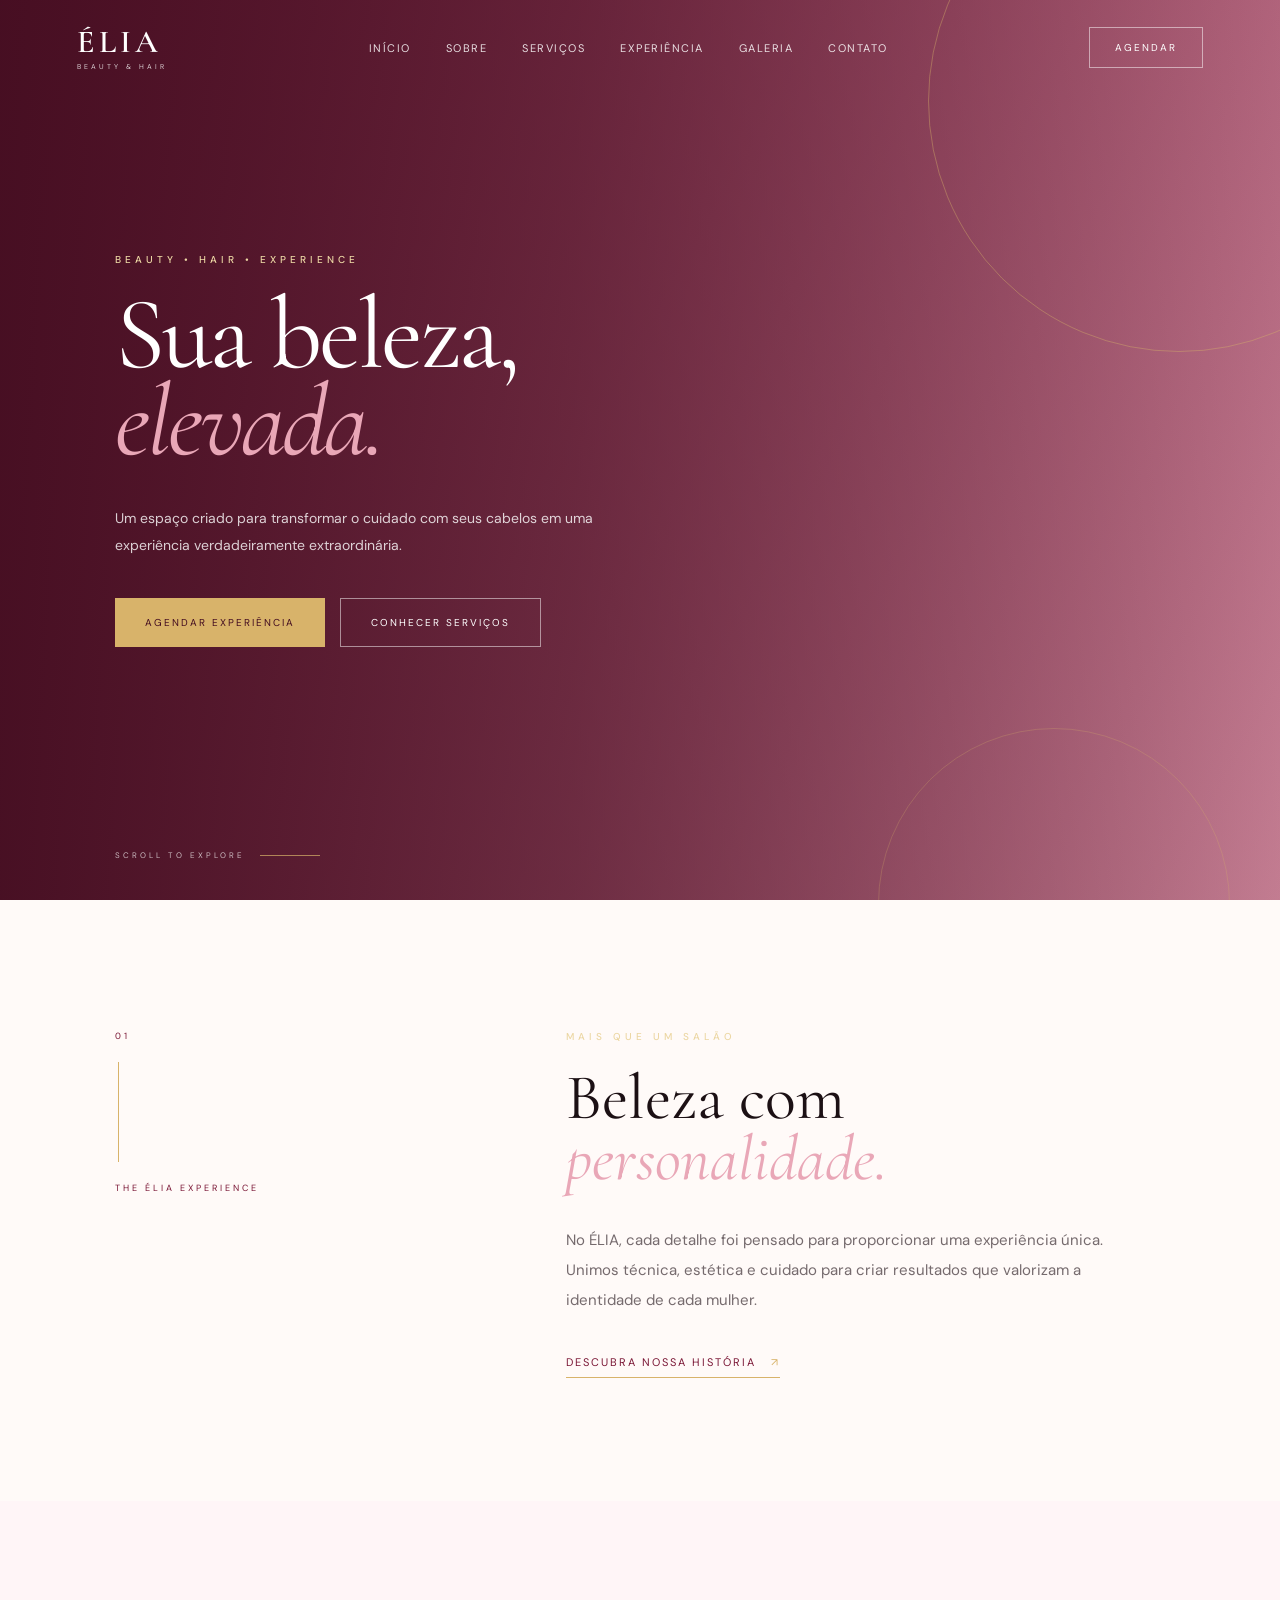
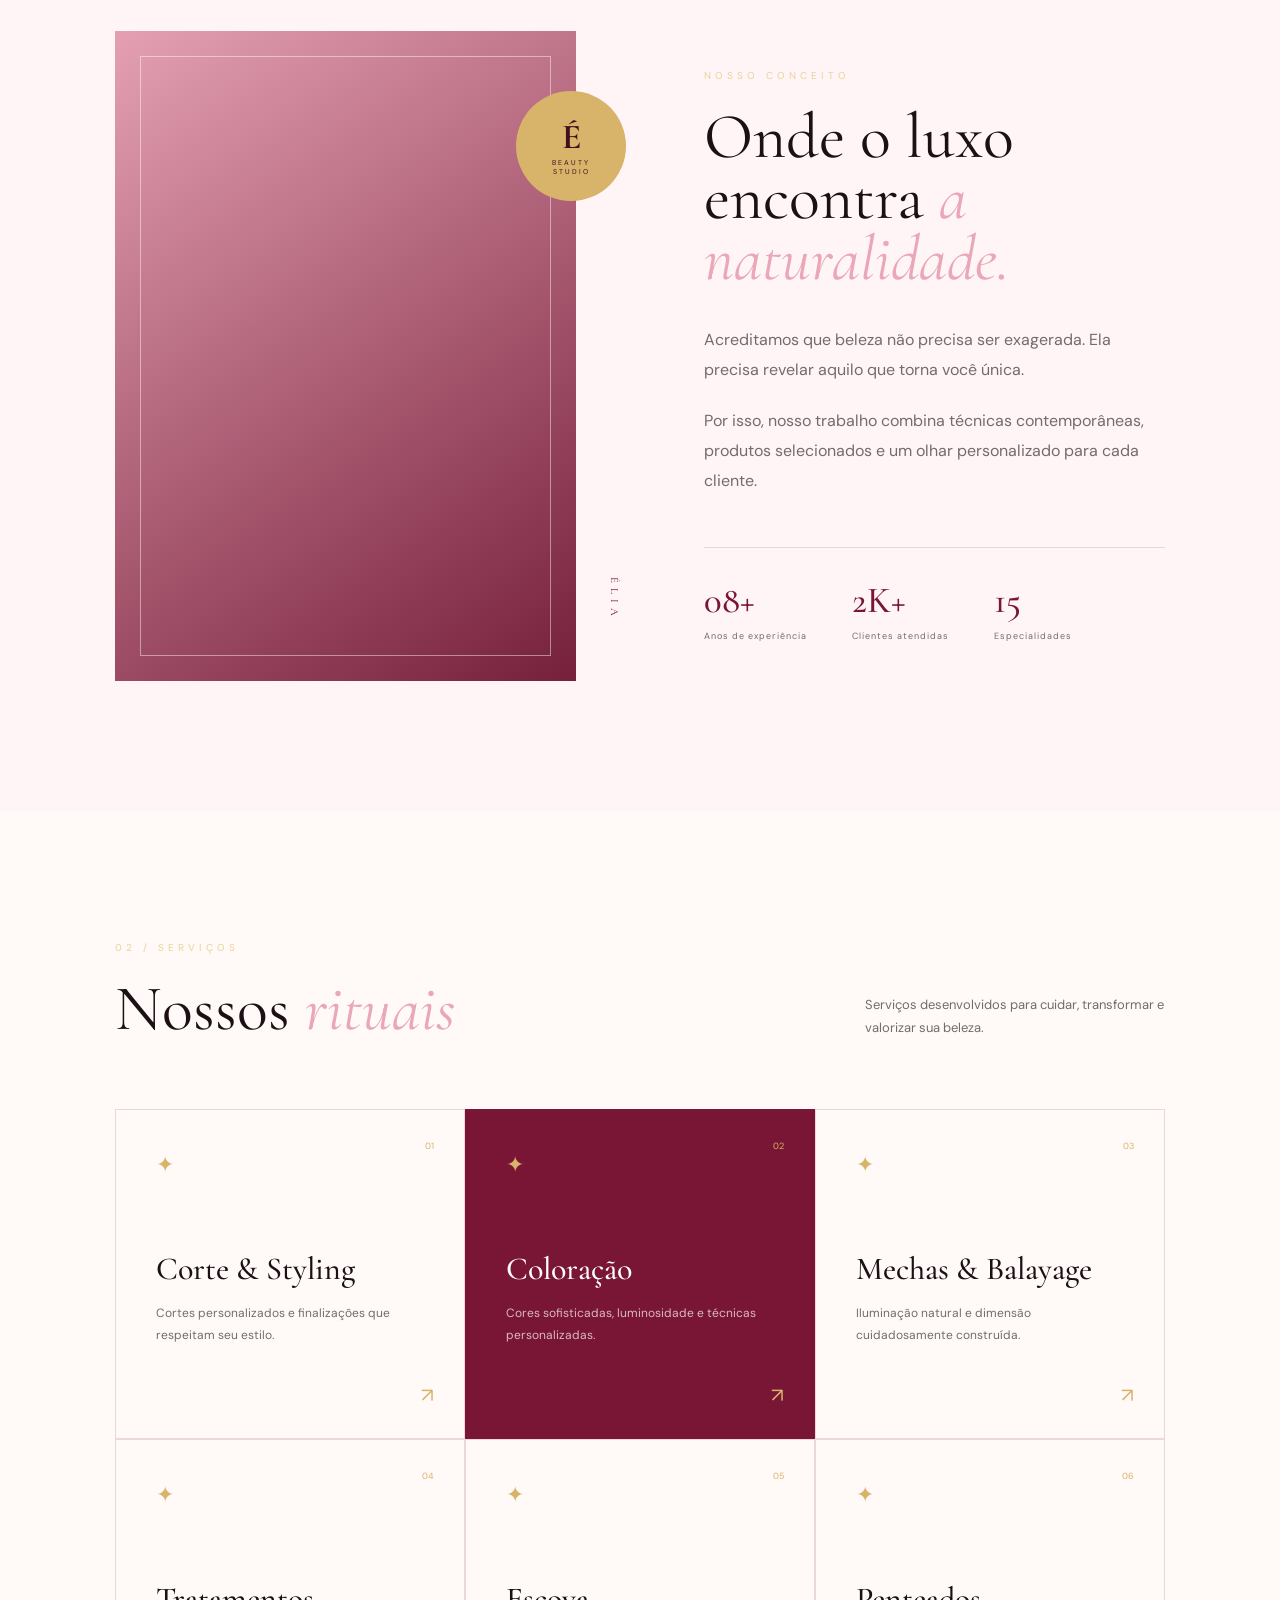
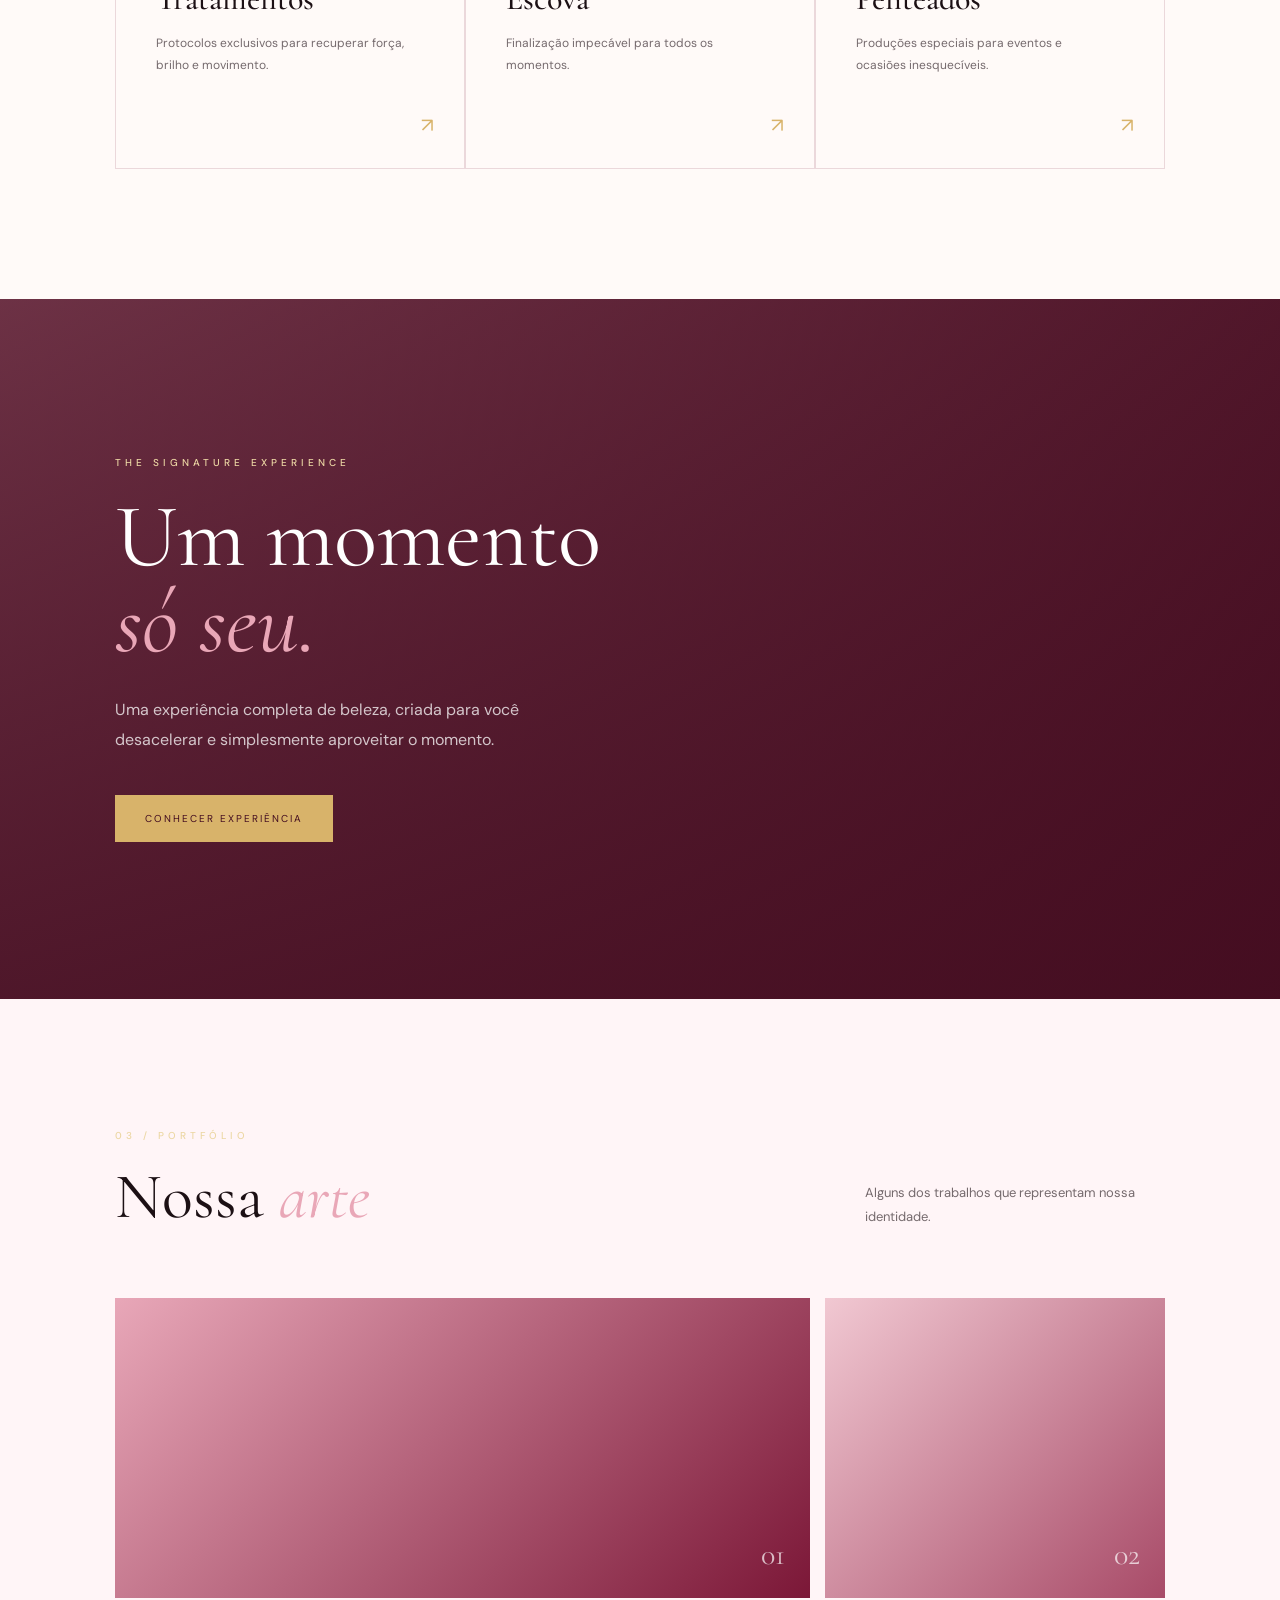
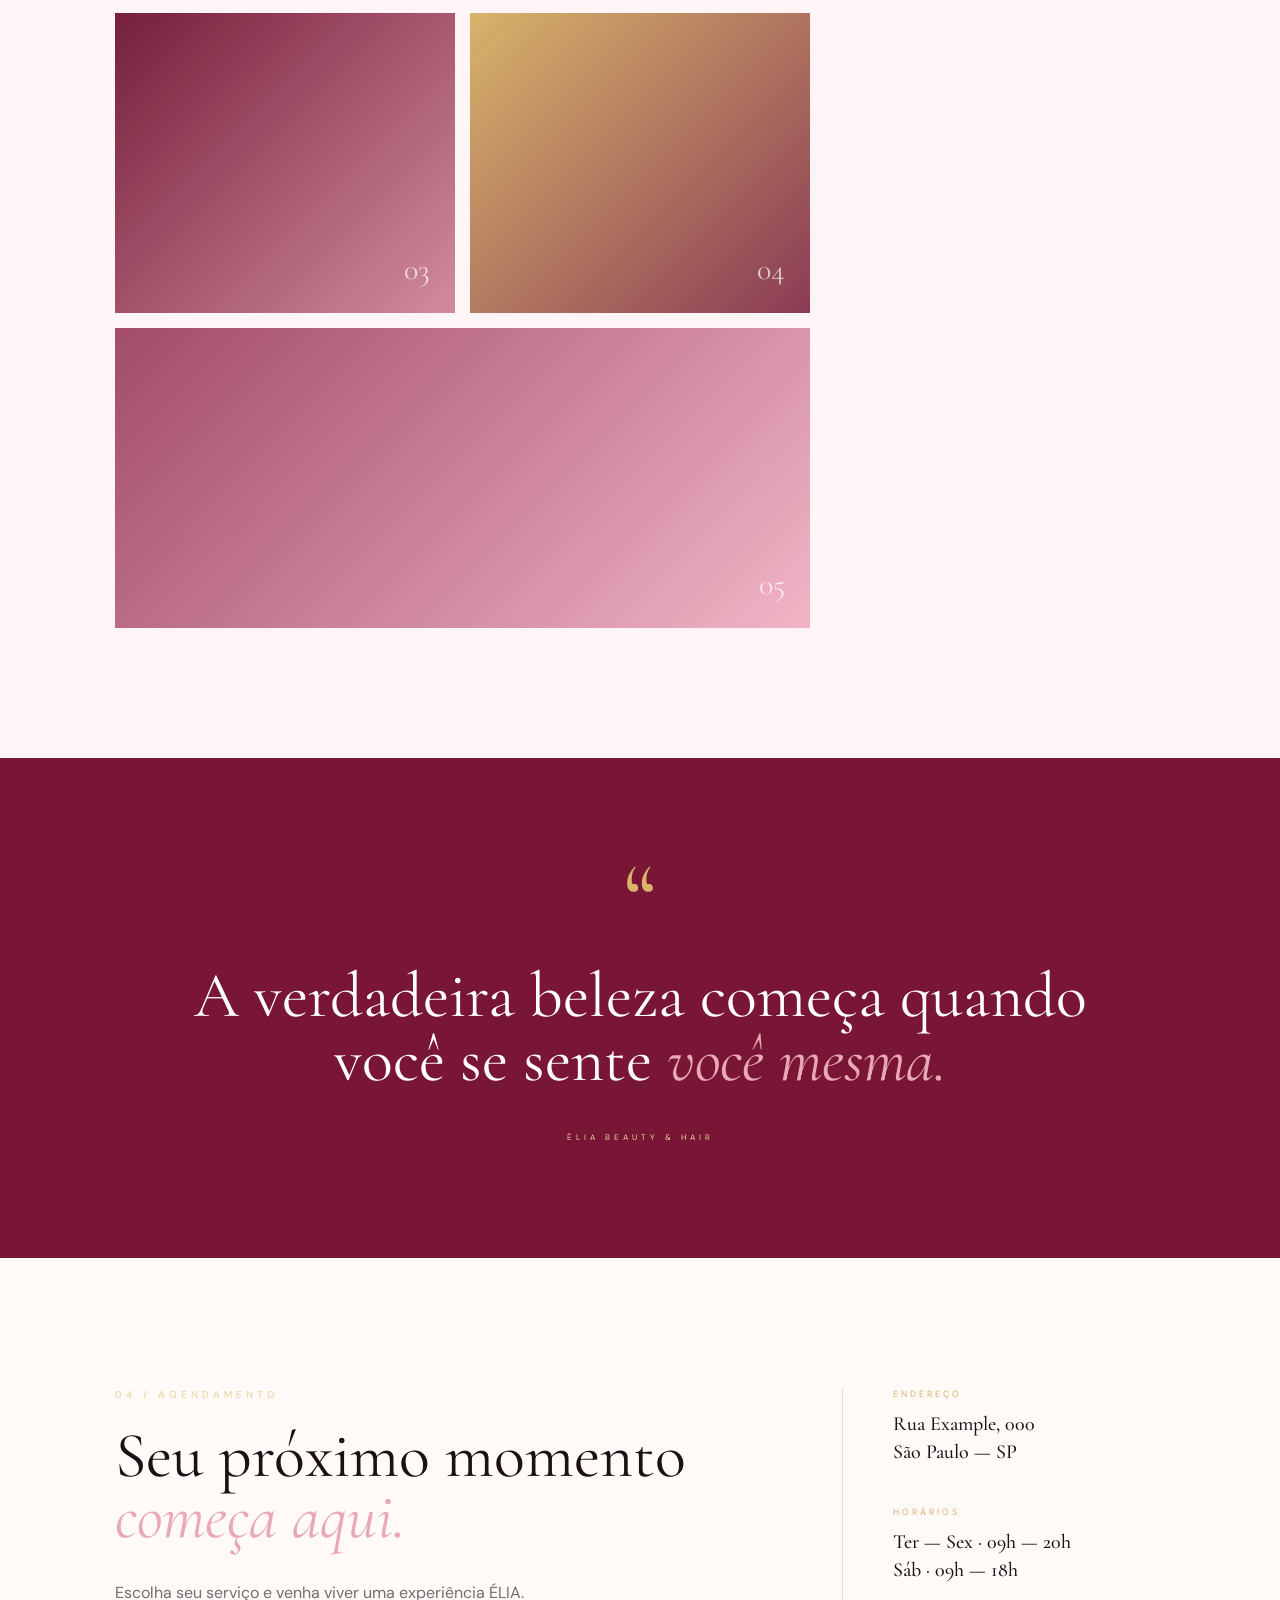
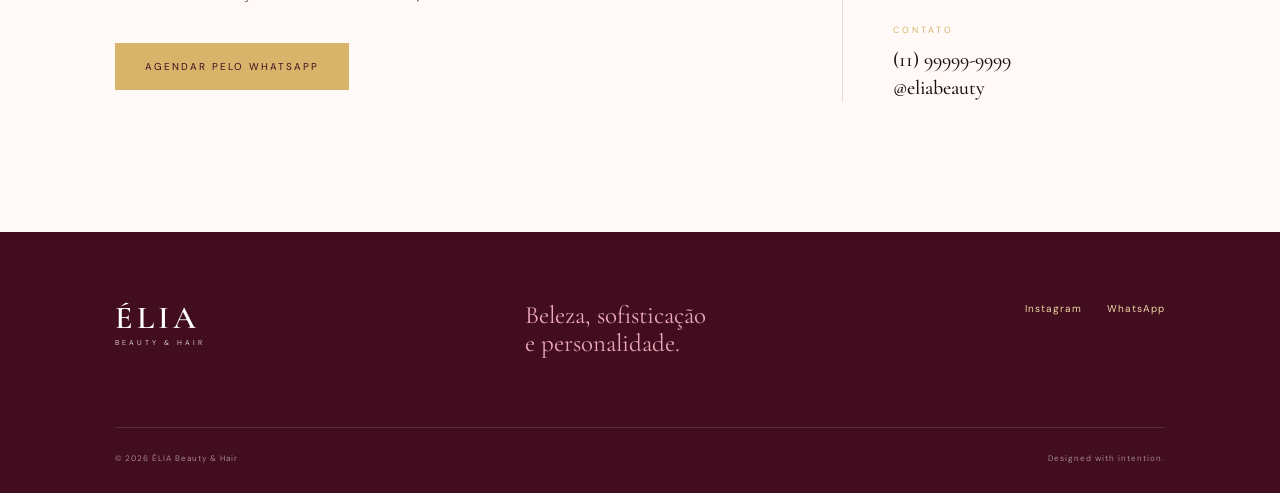
<file: index.html>
<!DOCTYPE html>
<html lang="pt-BR">
<head>
    <meta charset="UTF-8">
    <meta name="viewport" content="width=device-width, initial-scale=1.0">

    <title>ÉLIA — Beauty & Hair</title>

    <meta name="description"
        content="ÉLIA Beauty & Hair — Beleza, sofisticação e experiências exclusivas para seus cabelos.">

    <!-- FONTES -->
    <link rel="preconnect" href="https://fonts.googleapis.com">
    <link rel="preconnect" href="https://fonts.gstatic.com" crossorigin>

    <link
        href="https://fonts.googleapis.com/css2?family=Cormorant+Garamond:wght@400;500;600;700&family=DM+Sans:wght@300;400;500;600&display=swap"
        rel="stylesheet">


    <!-- =====================================================
         CSS
    ====================================================== -->

    <style>

        /* =====================================================
           VARIÁVEIS
        ====================================================== */

        :root {
            --pink: #e9a7b7;
            --pink-light: #f8dce3;
            --pink-pale: #fff5f7;

            --wine: #7a1635;
            --wine-dark: #430d20;

            --gold: #d8b36a;
            --gold-light: #ecd7a4;

            --cream: #fffaf8;
            --white: #ffffff;

            --black: #1c1014;
            --gray: #756a6d;

            --border: rgba(122, 22, 53, 0.15);

            --serif: "Cormorant Garamond", serif;
            --sans: "DM Sans", sans-serif;

            --transition: 0.4s ease;
        }


        /* =====================================================
           RESET
        ====================================================== */

        * {
            margin: 0;
            padding: 0;
            box-sizing: border-box;
        }

        html {
            scroll-behavior: smooth;
        }

        body {
            background: var(--cream);
            color: var(--black);
            font-family: var(--sans);
            overflow-x: hidden;
        }

        a {
            color: inherit;
            text-decoration: none;
        }

        button {
            font-family: inherit;
        }


        /* =====================================================
           HEADER
        ====================================================== */

        .header {
            position: fixed;
            top: 0;
            left: 0;

            width: 100%;
            height: 95px;

            padding: 0 6vw;

            display: flex;
            align-items: center;
            justify-content: space-between;

            z-index: 1000;

            color: white;

            transition: var(--transition);
        }

        .header.scrolled {
            height: 75px;

            background: rgba(67, 13, 32, 0.95);

            backdrop-filter: blur(15px);
        }


        /* LOGO */

        .logo {
            display: flex;
            flex-direction: column;

            line-height: 1;
        }

        .logo span {
            font-family: var(--serif);

            font-size: 2rem;

            font-weight: 600;

            letter-spacing: 4px;
        }

        .logo small {
            margin-top: 5px;

            font-size: 7px;

            letter-spacing: 3px;

            text-align: center;

            opacity: .8;
        }


        /* =====================================================
           MENU
        ====================================================== */

        .nav {
            display: flex;

            gap: 35px;
        }

        .nav a {
            position: relative;

            font-size: 11px;

            letter-spacing: 1.5px;

            text-transform: uppercase;

            opacity: .85;

            transition: var(--transition);
        }

        .nav a::after {
            content: "";

            position: absolute;

            left: 0;
            bottom: -8px;

            width: 0;
            height: 1px;

            background: var(--gold);

            transition: var(--transition);
        }

        .nav a:hover {
            color: var(--gold-light);
        }

        .nav a:hover::after {
            width: 100%;
        }


        /* BOTÃO AGENDAR */

        .header-button {
            border: 1px solid rgba(255,255,255,.5);

            padding: 13px 25px;

            font-size: 10px;

            letter-spacing: 2px;

            text-transform: uppercase;

            transition: var(--transition);
        }

        .header-button:hover {
            background: var(--gold);

            border-color: var(--gold);

            color: var(--wine-dark);
        }


        /* MENU MOBILE */

        .menu-button {
            display: none;

            background: none;

            border: none;

            width: 35px;

            cursor: pointer;
        }

        .menu-button span {
            display: block;

            height: 1px;

            background: white;

            margin: 7px 0;

            transition: .3s;
        }


        /* =====================================================
           HERO
        ====================================================== */

        .hero {
            position: relative;

            min-height: 100vh;

            display: flex;

            align-items: center;

            padding: 120px 9vw;

            color: white;

            background:
                linear-gradient(
                    90deg,
                    rgba(67,13,32,.95) 0%,
                    rgba(67,13,32,.65) 45%,
                    rgba(67,13,32,.15) 100%
                ),
                linear-gradient(
                    120deg,
                    #8e294b,
                    #d990a5
                );

            overflow: hidden;
        }

        .hero::before {
            content: "";

            position: absolute;

            width: 500px;
            height: 500px;

            right: -150px;
            top: -150px;

            border-radius: 50%;

            border: 1px solid rgba(216,179,106,.4);
        }

        .hero::after {
            content: "";

            position: absolute;

            width: 350px;
            height: 350px;

            right: 50px;
            bottom: -180px;

            border-radius: 50%;

            border: 1px solid rgba(216,179,106,.25);
        }

        .hero-content {
            position: relative;

            max-width: 750px;

            z-index: 2;
        }

        .eyebrow {
            font-size: 10px;

            letter-spacing: 4px;

            color: var(--gold-light);

            font-weight: 500;

            margin-bottom: 25px;
        }

        .hero h1 {
            font-family: var(--serif);

            font-size: clamp(4.5rem, 8vw, 8rem);

            font-weight: 400;

            line-height: .85;

            letter-spacing: -3px;

            margin-bottom: 40px;
        }

        .hero h1 em,
        h2 em {
            font-style: italic;

            color: var(--pink);
        }

        .hero-text {
            max-width: 480px;

            font-size: 14px;

            line-height: 1.9;

            color: rgba(255,255,255,.8);

            margin-bottom: 40px;
        }

        .hero-buttons {
            display: flex;

            gap: 15px;
        }


        /* =====================================================
           BOTÕES
        ====================================================== */

        .btn {
            display: inline-flex;

            align-items: center;
            justify-content: center;

            padding: 17px 30px;

            font-size: 10px;

            letter-spacing: 2px;

            text-transform: uppercase;

            transition: var(--transition);
        }

        .btn-primary {
            background: var(--gold);

            color: var(--wine-dark);
        }

        .btn-primary:hover {
            background: white;

            transform: translateY(-3px);
        }

        .btn-outline {
            border: 1px solid rgba(255,255,255,.5);

            color: white;
        }

        .btn-outline:hover {
            background: white;

            color: var(--wine-dark);
        }


        /* SCROLL */

        .hero-bottom {
            position: absolute;

            bottom: 40px;
            left: 9vw;

            display: flex;

            align-items: center;

            gap: 15px;

            font-size: 8px;

            letter-spacing: 3px;

            opacity: .7;
        }

        .scroll-line {
            width: 60px;

            height: 1px;

            background: var(--gold);
        }


        /* =====================================================
           SEÇÕES
        ====================================================== */

        .section {
            padding: 130px 9vw;
        }

        h2 {
            font-family: var(--serif);

            font-size: clamp(3rem, 5vw, 5.5rem);

            font-weight: 400;

            line-height: .95;
        }

        h3 {
            font-family: var(--serif);

            font-size: 2rem;

            font-weight: 500;
        }


        /* =====================================================
           INTRO
        ====================================================== */

        .intro {
            display: grid;

            grid-template-columns: .7fr 1.3fr;

            gap: 10vw;

            background: var(--cream);
        }

        .intro-label {
            display: flex;

            flex-direction: column;

            gap: 20px;

            font-size: 9px;

            letter-spacing: 3px;

            color: var(--wine);
        }

        .intro-label div {
            width: 1px;

            height: 100px;

            background: var(--gold);

            margin-left: 3px;
        }

        .intro-content {
            max-width: 700px;
        }

        .intro-content h2 {
            margin-bottom: 35px;
        }

        .intro-content > p:not(.eyebrow) {
            max-width: 550px;

            font-size: 15px;

            line-height: 2;

            color: var(--gray);

            margin-bottom: 35px;
        }

        .text-link {
            color: var(--wine);

            font-size: 11px;

            letter-spacing: 2px;

            text-transform: uppercase;

            border-bottom: 1px solid var(--gold);

            padding-bottom: 8px;
        }

        .text-link span {
            color: var(--gold);

            margin-left: 10px;
        }


        /* =====================================================
           SOBRE
        ====================================================== */

        .about {
            display: grid;

            grid-template-columns: 1fr 1fr;

            gap: 10vw;

            align-items: center;

            background: var(--pink-pale);
        }

        .about-image {
            position: relative;

            height: 650px;

            background:
                linear-gradient(
                    145deg,
                    #e4a0b2,
                    #76203b
                );
        }

        .about-image::after {
            content: "ÉLIA";

            position: absolute;

            right: -45px;

            bottom: 60px;

            writing-mode: vertical-rl;

            font-family: var(--serif);

            font-size: 11px;

            letter-spacing: 5px;

            color: var(--wine);
        }

        .image-frame {
            position: absolute;

            inset: 25px;

            border: 1px solid rgba(255,255,255,.45);
        }

        .about-badge {
            position: absolute;

            right: -50px;
            top: 60px;

            width: 110px;
            height: 110px;

            border-radius: 50%;

            display: flex;

            flex-direction: column;

            align-items: center;
            justify-content: center;

            background: var(--gold);

            color: var(--wine-dark);
        }

        .about-badge strong {
            font-family: var(--serif);

            font-size: 35px;
        }

        .about-badge span {
            font-size: 7px;

            letter-spacing: 2px;

            text-align: center;
        }

        .about-content h2 {
            margin-bottom: 35px;
        }

        .about-content > p:not(.eyebrow) {
            color: var(--gray);

            line-height: 1.9;

            max-width: 500px;

            margin-bottom: 20px;
        }


        /* ESTATÍSTICAS */

        .about-stats {
            display: flex;

            gap: 45px;

            margin-top: 50px;

            padding-top: 30px;

            border-top: 1px solid var(--border);
        }

        .about-stats div {
            display: flex;

            flex-direction: column;

            gap: 7px;
        }

        .about-stats strong {
            font-family: var(--serif);

            color: var(--wine);

            font-size: 2.3rem;

            font-weight: 500;
        }

        .about-stats span {
            font-size: 9px;

            letter-spacing: 1px;

            color: var(--gray);
        }


        /* =====================================================
           SERVIÇOS
        ====================================================== */

        .services {
            background: var(--cream);
        }

        .section-heading {
            display: flex;

            align-items: end;

            justify-content: space-between;

            margin-bottom: 70px;
        }

        .section-heading > p {
            max-width: 300px;

            font-size: 13px;

            line-height: 1.8;

            color: var(--gray);
        }

        .services-grid {
            display: grid;

            grid-template-columns: repeat(3, 1fr);
        }

        .service-card {
            position: relative;

            min-height: 330px;

            padding: 40px;

            border: 1px solid var(--border);

            transition: var(--transition);
        }

        .service-card:hover {
            background: var(--pink-pale);

            transform: translateY(-8px);

            z-index: 2;

            box-shadow: 0 20px 50px rgba(122,22,53,.08);
        }

        .service-card.featured {
            background: var(--wine);

            color: white;
        }

        .service-card.featured p {
            color: rgba(255,255,255,.7);
        }

        .service-number {
            position: absolute;

            top: 30px;
            right: 30px;

            font-size: 9px;

            color: var(--gold);
        }

        .service-icon {
            color: var(--gold);

            font-size: 22px;

            margin-bottom: 70px;
        }

        .service-card h3 {
            margin-bottom: 15px;
        }

        .service-card p {
            color: var(--gray);

            font-size: 12px;

            line-height: 1.8;

            max-width: 250px;
        }

        .service-arrow {
            position: absolute;

            bottom: 30px;
            right: 30px;

            color: var(--gold);

            font-size: 20px;
        }


        /* =====================================================
           EXPERIÊNCIA
        ====================================================== */

        .experience {
            position: relative;

            min-height: 700px;

            display: flex;

            align-items: center;

            padding: 100px 9vw;

            color: white;

            background:
                linear-gradient(
                    rgba(67,13,32,.72),
                    rgba(67,13,32,.9)
                ),
                linear-gradient(
                    120deg,
                    #d990a5,
                    #541027
                );
        }

        .experience-content {
            position: relative;

            max-width: 650px;
        }

        .experience h2 {
            font-size: clamp(4rem, 7vw, 7rem);

            margin-bottom: 30px;
        }

        .experience-content > p:not(.eyebrow) {
            max-width: 450px;

            line-height: 1.9;

            color: rgba(255,255,255,.75);

            margin-bottom: 40px;
        }


        /* =====================================================
           GALERIA
        ====================================================== */

        .gallery {
            background: var(--pink-pale);
        }

        .gallery-grid {
            display: grid;

            grid-template-columns: repeat(3, 1fr);

            grid-auto-rows: 300px;

            gap: 15px;
        }

        .gallery-item.large {
            grid-column: span 2;
        }

        .gallery-placeholder {
            width: 100%;
            height: 100%;

            position: relative;

            display: flex;

            align-items: flex-end;
            justify-content: flex-end;

            padding: 25px;

            background:
                linear-gradient(
                    135deg,
                    #e8a7b8,
                    #7b1737
                );

            transition: var(--transition);
        }

        .gallery-item:nth-child(2) .gallery-placeholder {
            background:
                linear-gradient(
                    135deg,
                    #f1c8d2,
                    #a84b68
                );
        }

        .gallery-item:nth-child(3) .gallery-placeholder {
            background:
                linear-gradient(
                    135deg,
                    #76203b,
                    #d28b9e
                );
        }

        .gallery-item:nth-child(4) .gallery-placeholder {
            background:
                linear-gradient(
                    135deg,
                    #d8b36a,
                    #8b3b55
                );
        }

        .gallery-item:nth-child(5) .gallery-placeholder {
            background:
                linear-gradient(
                    135deg,
                    #a24c68,
                    #f1b5c6
                );
        }

        .gallery-placeholder:hover {
            transform: scale(.98);
        }

        .gallery-placeholder span {
            font-family: var(--serif);

            font-size: 30px;

            color: rgba(255,255,255,.7);
        }


        /* =====================================================
           FRASE
        ====================================================== */

        .quote {
            min-height: 500px;

            display: flex;

            flex-direction: column;

            align-items: center;
            justify-content: center;

            text-align: center;

            padding: 100px 10vw;

            background: var(--wine);

            color: white;
        }

        .quote-symbol {
            font-family: var(--serif);

            font-size: 100px;

            color: var(--gold);

            line-height: .5;
        }

        blockquote {
            max-width: 900px;

            font-family: var(--serif);

            font-size: clamp(2.5rem, 5vw, 5rem);

            line-height: 1;

            margin: 40px 0;
        }

        blockquote em {
            color: var(--pink);
        }

        .quote > span {
            font-size: 8px;

            letter-spacing: 4px;

            color: var(--gold-light);
        }


        /* =====================================================
           AGENDAMENTO
        ====================================================== */

        .booking {
            display: grid;

            grid-template-columns: 1.3fr .7fr;

            gap: 10vw;

            background: var(--cream);
        }

        .booking-content h2 {
            max-width: 700px;

            margin-bottom: 30px;
        }

        .booking-content > p:not(.eyebrow) {
            max-width: 450px;

            color: var(--gray);

            line-height: 1.9;

            margin-bottom: 35px;
        }

        .booking-details {
            display: flex;

            flex-direction: column;

            gap: 40px;

            border-left: 1px solid var(--border);

            padding-left: 50px;
        }

        .booking-details div {
            display: flex;

            flex-direction: column;

            gap: 10px;
        }

        .booking-details span {
            color: var(--gold);

            font-size: 9px;

            letter-spacing: 3px;
        }

        .booking-details strong {
            font-family: var(--serif);

            font-size: 20px;

            font-weight: 500;

            line-height: 1.4;
        }


        /* =====================================================
           FOOTER
        ====================================================== */

        .footer {
            padding: 70px 9vw 30px;

            background: var(--wine-dark);

            color: white;
        }

        .footer-top {
            display: flex;

            justify-content: space-between;

            align-items: start;

            padding-bottom: 70px;

            border-bottom: 1px solid rgba(255,255,255,.12);
        }

        .footer-top p {
            font-family: var(--serif);

            font-size: 25px;

            line-height: 1.1;

            color: var(--pink);
        }

        .socials {
            display: flex;

            gap: 25px;
        }

        .socials a {
            font-size: 10px;

            letter-spacing: 1px;

            color: var(--gold-light);
        }

        .footer-bottom {
            display: flex;

            justify-content: space-between;

            padding-top: 25px;

            font-size: 8px;

            letter-spacing: 1px;

            opacity: .5;
        }


        /* =====================================================
           MOBILE
        ====================================================== */

        @media (max-width: 900px) {

            .header {
                height: 80px;

                padding: 0 6vw;
            }

            .nav {
                position: fixed;

                top: 0;

                right: -100%;

                width: 80%;

                height: 100vh;

                padding: 120px 40px;

                flex-direction: column;

                gap: 30px;

                background: var(--wine-dark);

                transition: .5s ease;
            }

            .nav.active {
                right: 0;
            }

            .nav a {
                font-family: var(--serif);

                font-size: 28px;

                letter-spacing: 0;
            }

            .header-button {
                display: none;
            }

            .menu-button {
                display: block;

                position: relative;

                z-index: 1001;
            }

            .menu-button.active span:nth-child(1) {
                transform: translateY(8px) rotate(45deg);
            }

            .menu-button.active span:nth-child(2) {
                opacity: 0;
            }

            .menu-button.active span:nth-child(3) {
                transform: translateY(-8px) rotate(-45deg);
            }

            .hero {
                padding: 120px 7vw 80px;

                min-height: 100svh;
            }

            .hero h1 {
                font-size: clamp(4rem, 18vw, 6rem);
            }

            .hero-buttons {
                flex-direction: column;

                align-items: flex-start;
            }

            .section {
                padding: 90px 7vw;
            }

            .intro {
                grid-template-columns: 1fr;

                gap: 50px;
            }

            .about {
                grid-template-columns: 1fr;

                gap: 70px;
            }

            .about-image {
                height: 500px;
            }

            .services-grid {
                grid-template-columns: 1fr;
            }

            .service-card {
                min-height: 280px;
            }

            .section-heading {
                flex-direction: column;

                align-items: flex-start;

                gap: 30px;
            }

            .gallery-grid {
                grid-template-columns: 1fr 1fr;

                grid-auto-rows: 250px;
            }

            .gallery-item.large {
                grid-column: span 2;
            }

            .booking {
                grid-template-columns: 1fr;

                gap: 60px;
            }

            .booking-details {
                border-left: none;

                border-top: 1px solid var(--border);

                padding-left: 0;

                padding-top: 40px;
            }

            .footer-top {
                flex-direction: column;

                gap: 40px;
            }
        }


        /* =====================================================
           CELULAR PEQUENO
        ====================================================== */

        @media (max-width: 500px) {

            .logo span {
                font-size: 1.6rem;
            }

            .hero h1 {
                letter-spacing: -2px;
            }

            .about-stats {
                gap: 20px;
            }

            .about-stats strong {
                font-size: 1.8rem;
            }

            .gallery-grid {
                grid-template-columns: 1fr;
            }

            .gallery-item.large {
                grid-column: span 1;
            }

            .gallery-grid {
                grid-auto-rows: 300px;
            }

            .footer-bottom {
                flex-direction: column;

                gap: 10px;
            }
        }

    </style>

</head>


<body>


    <!-- =====================================================
         HEADER
    ====================================================== -->

    <header class="header" id="header">

        <a href="#inicio" class="logo">
            <span>ÉLIA</span>
            <small>BEAUTY & HAIR</small>
        </a>

        <nav class="nav" id="nav">

            <a href="#inicio">Início</a>

            <a href="#sobre">Sobre</a>

            <a href="#servicos">Serviços</a>

            <a href="#experiencia">Experiência</a>

            <a href="#galeria">Galeria</a>

            <a href="#contato">Contato</a>

        </nav>

        <a href="#agendamento" class="header-button">
            Agendar
        </a>

        <button
            class="menu-button"
            id="menuButton"
            aria-label="Abrir menu"
            aria-expanded="false">

            <span></span>
            <span></span>
            <span></span>

        </button>

    </header>


    <!-- =====================================================
         CONTEÚDO
    ====================================================== -->

    <main>


        <!-- HERO -->

        <section class="hero" id="inicio">

            <div class="hero-content">

                <p class="eyebrow">
                    BEAUTY • HAIR • EXPERIENCE
                </p>

                <h1>
                    Sua beleza,<br>
                    <em>elevada.</em>
                </h1>

                <p class="hero-text">
                    Um espaço criado para transformar o cuidado
                    com seus cabelos em uma experiência
                    verdadeiramente extraordinária.
                </p>

                <div class="hero-buttons">

                    <a href="#agendamento" class="btn btn-primary">
                        Agendar experiência
                    </a>

                    <a href="#servicos" class="btn btn-outline">
                        Conhecer serviços
                    </a>

                </div>

            </div>


            <div class="hero-bottom">

                <span>SCROLL TO EXPLORE</span>

                <div class="scroll-line"></div>

            </div>

        </section>


        <!-- INTRO -->

        <section class="intro section">

            <div class="intro-label">

                <span>01</span>

                <div></div>

                <span>THE ÉLIA EXPERIENCE</span>

            </div>


            <div class="intro-content">

                <p class="eyebrow">
                    MAIS QUE UM SALÃO
                </p>

                <h2>
                    Beleza com <em>personalidade.</em>
                </h2>

                <p>
                    No ÉLIA, cada detalhe foi pensado para proporcionar
                    uma experiência única. Unimos técnica, estética
                    e cuidado para criar resultados que valorizam
                    a identidade de cada mulher.
                </p>

                <a href="#sobre" class="text-link">
                    Descubra nossa história
                    <span>↗</span>
                </a>

            </div>

        </section>


        <!-- SOBRE -->

        <section class="about section" id="sobre">

            <div class="about-image">

                <div class="image-frame"></div>

                <div class="about-badge">

                    <strong>É</strong>

                    <span>
                        BEAUTY<br>
                        STUDIO
                    </span>

                </div>

            </div>


            <div class="about-content">

                <p class="eyebrow">
                    NOSSO CONCEITO
                </p>

                <h2>
                    Onde o luxo encontra
                    <em>a naturalidade.</em>
                </h2>

                <p>
                    Acreditamos que beleza não precisa ser exagerada.
                    Ela precisa revelar aquilo que torna você única.
                </p>

                <p>
                    Por isso, nosso trabalho combina técnicas
                    contemporâneas, produtos selecionados e um olhar
                    personalizado para cada cliente.
                </p>


                <div class="about-stats">

                    <div>
                        <strong>08+</strong>
                        <span>Anos de experiência</span>
                    </div>

                    <div>
                        <strong>2K+</strong>
                        <span>Clientes atendidas</span>
                    </div>

                    <div>
                        <strong>15</strong>
                        <span>Especialidades</span>
                    </div>

                </div>

            </div>

        </section>


        <!-- SERVIÇOS -->

        <section class="services section" id="servicos">

            <div class="section-heading">

                <div>

                    <p class="eyebrow">
                        02 / SERVIÇOS
                    </p>

                    <h2>
                        Nossos <em>rituais</em>
                    </h2>

                </div>

                <p>
                    Serviços desenvolvidos para cuidar,
                    transformar e valorizar sua beleza.
                </p>

            </div>


            <div class="services-grid">


                <article class="service-card">

                    <span class="service-number">01</span>

                    <div class="service-icon">✦</div>

                    <h3>Corte & Styling</h3>

                    <p>
                        Cortes personalizados e finalizações
                        que respeitam seu estilo.
                    </p>

                    <span class="service-arrow">↗</span>

                </article>


                <article class="service-card featured">

                    <span class="service-number">02</span>

                    <div class="service-icon">✦</div>

                    <h3>Coloração</h3>

                    <p>
                        Cores sofisticadas, luminosidade e
                        técnicas personalizadas.
                    </p>

                    <span class="service-arrow">↗</span>

                </article>


                <article class="service-card">

                    <span class="service-number">03</span>

                    <div class="service-icon">✦</div>

                    <h3>Mechas & Balayage</h3>

                    <p>
                        Iluminação natural e dimensão
                        cuidadosamente construída.
                    </p>

                    <span class="service-arrow">↗</span>

                </article>


                <article class="service-card">

                    <span class="service-number">04</span>

                    <div class="service-icon">✦</div>

                    <h3>Tratamentos</h3>

                    <p>
                        Protocolos exclusivos para recuperar
                        força, brilho e movimento.
                    </p>

                    <span class="service-arrow">↗</span>

                </article>


                <article class="service-card">

                    <span class="service-number">05</span>

                    <div class="service-icon">✦</div>

                    <h3>Escova</h3>

                    <p>
                        Finalização impecável para todos
                        os momentos.
                    </p>

                    <span class="service-arrow">↗</span>

                </article>


                <article class="service-card">

                    <span class="service-number">06</span>

                    <div class="service-icon">✦</div>

                    <h3>Penteados</h3>

                    <p>
                        Produções especiais para eventos
                        e ocasiões inesquecíveis.
                    </p>

                    <span class="service-arrow">↗</span>

                </article>

            </div>

        </section>


        <!-- EXPERIÊNCIA -->

        <section class="experience" id="experiencia">

            <div class="experience-content">

                <p class="eyebrow">
                    THE SIGNATURE EXPERIENCE
                </p>

                <h2>
                    Um momento<br>
                    <em>só seu.</em>
                </h2>

                <p>
                    Uma experiência completa de beleza,
                    criada para você desacelerar e simplesmente
                    aproveitar o momento.
                </p>

                <a href="#agendamento" class="btn btn-primary">
                    Conhecer experiência
                </a>

            </div>

        </section>


        <!-- GALERIA -->

        <section class="gallery section" id="galeria">

            <div class="section-heading">

                <div>

                    <p class="eyebrow">
                        03 / PORTFÓLIO
                    </p>

                    <h2>
                        Nossa <em>arte</em>
                    </h2>

                </div>

                <p>
                    Alguns dos trabalhos que representam
                    nossa identidade.
                </p>

            </div>


            <div class="gallery-grid">

                <div class="gallery-item large">
                    <div class="gallery-placeholder">
                        <span>01</span>
                    </div>
                </div>

                <div class="gallery-item">
                    <div class="gallery-placeholder">
                        <span>02</span>
                    </div>
                </div>

                <div class="gallery-item">
                    <div class="gallery-placeholder">
                        <span>03</span>
                    </div>
                </div>

                <div class="gallery-item">
                    <div class="gallery-placeholder">
                        <span>04</span>
                    </div>
                </div>

                <div class="gallery-item large">
                    <div class="gallery-placeholder">
                        <span>05</span>
                    </div>
                </div>

            </div>

        </section>


        <!-- FRASE -->

        <section class="quote">

            <div class="quote-symbol">
                “
            </div>

            <blockquote>
                A verdadeira beleza começa
                quando você se sente
                <em>você mesma.</em>
            </blockquote>

            <span>
                ÉLIA BEAUTY & HAIR
            </span>

        </section>


        <!-- AGENDAMENTO -->

        <section class="booking section" id="agendamento">

            <div class="booking-content">

                <p class="eyebrow">
                    04 / AGENDAMENTO
                </p>

                <h2>
                    Seu próximo momento
                    <em>começa aqui.</em>
                </h2>

                <p>
                    Escolha seu serviço e venha viver
                    uma experiência ÉLIA.
                </p>

                <a href="#" class="btn btn-primary">
                    Agendar pelo WhatsApp
                </a>

            </div>


            <div class="booking-details">

                <div>

                    <span>ENDEREÇO</span>

                    <strong>
                        Rua Example, 000<br>
                        São Paulo — SP
                    </strong>

                </div>


                <div>

                    <span>HORÁRIOS</span>

                    <strong>
                        Ter — Sex · 09h — 20h<br>
                        Sáb · 09h — 18h
                    </strong>

                </div>


                <div>

                    <span>CONTATO</span>

                    <strong>
                        (11) 99999-9999<br>
                        @eliabeauty
                    </strong>

                </div>

            </div>

        </section>

    </main>


    <!-- =====================================================
         FOOTER
    ====================================================== -->

    <footer class="footer" id="contato">

        <div class="footer-top">

            <a href="#inicio" class="logo">

                <span>ÉLIA</span>

                <small>
                    BEAUTY & HAIR
                </small>

            </a>


            <p>
                Beleza, sofisticação<br>
                e personalidade.
            </p>


            <div class="socials">

                <a href="#">
                    Instagram
                </a>

                <a href="#">
                    WhatsApp
                </a>

            </div>

        </div>


        <div class="footer-bottom">

            <span>
                © 2026 ÉLIA Beauty & Hair
            </span>

            <span>
                Designed with intention.
            </span>

        </div>

    </footer>


    <!-- =====================================================
         JAVASCRIPT
    ====================================================== -->

    <script>

        const header = document.getElementById("header");

        const menuButton = document.getElementById("menuButton");

        const nav = document.getElementById("nav");


        /* HEADER AO ROLAR */

        window.addEventListener("scroll", () => {

            if (window.scrollY > 50) {

                header.classList.add("scrolled");

            } else {

                header.classList.remove("scrolled");

            }

        });


        /* MENU MOBILE */

        menuButton.addEventListener("click", () => {

            const isOpen =
                menuButton.classList.toggle("active");

            nav.classList.toggle("active");

            menuButton.setAttribute(
                "aria-expanded",
                isOpen
            );

        });


        /* FECHAR MENU */

        document.querySelectorAll(".nav a").forEach(link => {

            link.addEventListener("click", () => {

                menuButton.classList.remove("active");

                nav.classList.remove("active");

                menuButton.setAttribute(
                    "aria-expanded",
                    "false"
                );

            });

        });

    </script>

</body>
</html>
</file>
